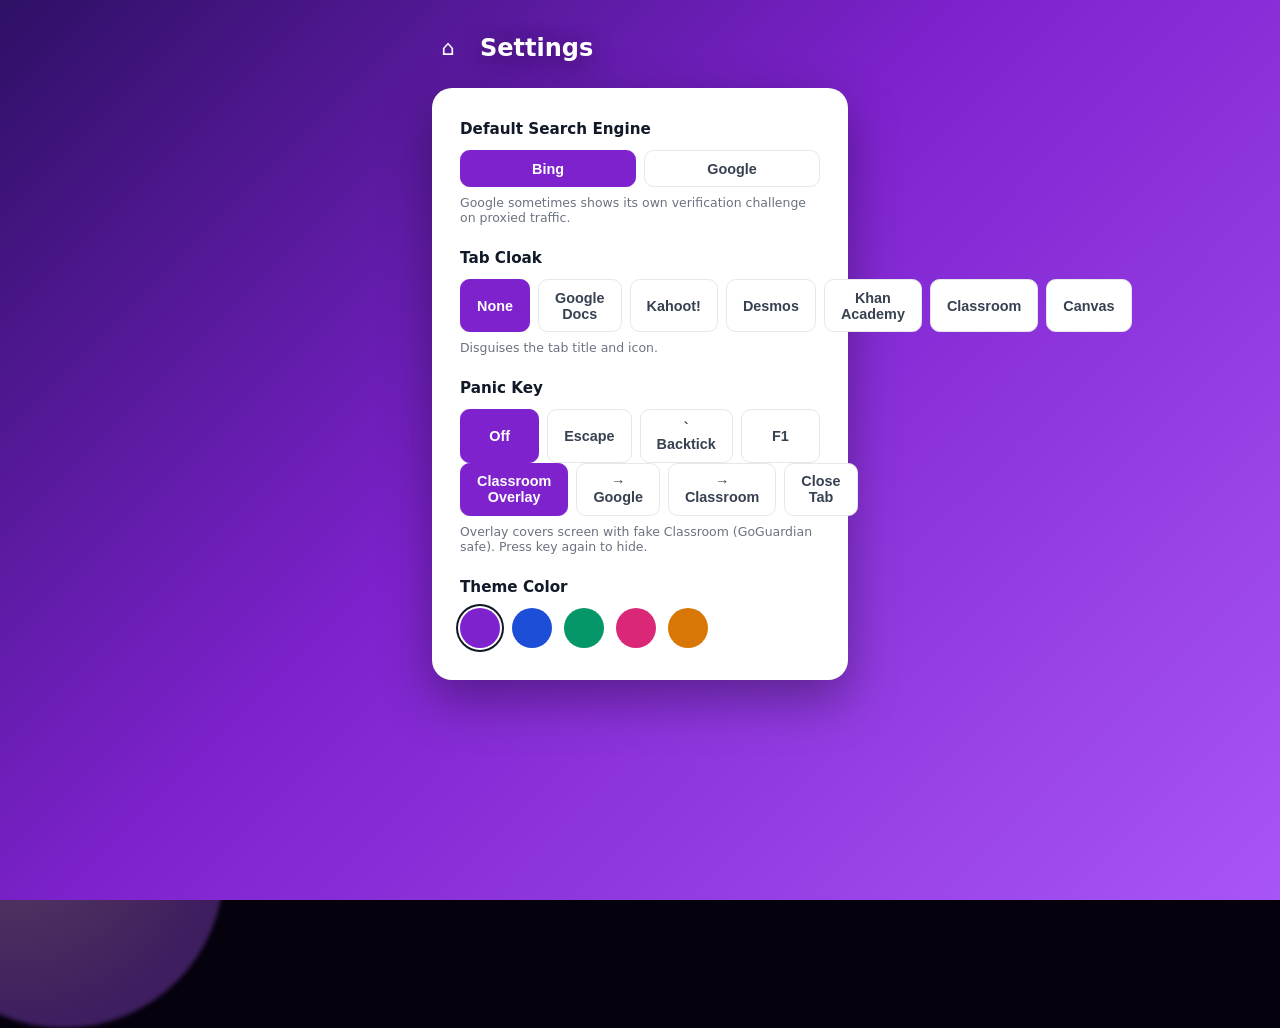
<file: public/settings.html>
<!doctype html>
<html>
  <head>
    <meta charset="utf-8" />
    <meta
      name="viewport"
      content="width=device-width, initial-scale=1.0, shrink-to-fit=no"
    />
    <title>Settings - Scramjet Site</title>
    <link rel="stylesheet" href="index.css" />
    <link rel="stylesheet" href="settings.css" />
    <script src="theme.js"></script>
    <script src="cloak.js"></script>
  </head>
  <body>
    <div class="blob blob-a"></div>
    <div class="blob blob-b"></div>

    <main class="settings-page">
      <div class="settings-header">
        <a href="/" class="bar-btn" title="Home" aria-label="Home">&#8962;</a>
        <h1>Settings</h1>
      </div>

      <div class="card settings-card">
        <div class="settings-section">
          <h2>Default Search Engine</h2>
          <div class="settings-options" id="engine-options">
            <button type="button" class="option-btn" data-engine="bing">Bing</button>
            <button type="button" class="option-btn" data-engine="google">Google</button>
          </div>
          <p class="settings-hint">
            Google sometimes shows its own verification challenge on proxied traffic.
          </p>
        </div>

        <div class="settings-section">
          <h2>Tab Cloak</h2>
          <div class="settings-options" id="cloak-options">
            <button type="button" class="option-btn" data-cloak="none">None</button>
            <button type="button" class="option-btn" data-cloak="google-docs">Google Docs</button>
            <button type="button" class="option-btn" data-cloak="kahoot">Kahoot!</button>
            <button type="button" class="option-btn" data-cloak="desmos">Desmos</button>
            <button type="button" class="option-btn" data-cloak="khan">Khan Academy</button>
            <button type="button" class="option-btn" data-cloak="classroom">Classroom</button>
            <button type="button" class="option-btn" data-cloak="canvas">Canvas</button>
          </div>
          <p class="settings-hint">Disguises the tab title and icon.</p>
        </div>

        <div class="settings-section">
          <h2>Panic Key</h2>
          <div class="settings-options" id="panic-key-options">
            <button type="button" class="option-btn" data-panickey="">Off</button>
            <button type="button" class="option-btn" data-panickey="Escape">Escape</button>
            <button type="button" class="option-btn" data-panickey="Backquote">` Backtick</button>
            <button type="button" class="option-btn" data-panickey="F1">F1</button>
          </div>
          <div class="settings-options" id="panic-action-options">
            <button type="button" class="option-btn" data-panicaction="overlay">Classroom Overlay</button>
            <button type="button" class="option-btn" data-panicaction="google">→ Google</button>
            <button type="button" class="option-btn" data-panicaction="classroom">→ Classroom</button>
            <button type="button" class="option-btn" data-panicaction="close">Close Tab</button>
          </div>
          <p class="settings-hint">Overlay covers screen with fake Classroom (GoGuardian safe). Press key again to hide.</p>
        </div>

        <div class="settings-section">
          <h2>Theme Color</h2>
          <div class="settings-swatches" id="theme-swatches">
            <button type="button" class="swatch" data-theme="purple" style="background:#7e22ce" aria-label="Purple"></button>
            <button type="button" class="swatch" data-theme="blue" style="background:#1d4ed8" aria-label="Blue"></button>
            <button type="button" class="swatch" data-theme="teal" style="background:#059669" aria-label="Teal"></button>
            <button type="button" class="swatch" data-theme="rose" style="background:#db2777" aria-label="Rose"></button>
            <button type="button" class="swatch" data-theme="amber" style="background:#d97706" aria-label="Amber"></button>
          </div>
        </div>
      </div>
    </main>

    <script src="settings.js" defer></script>
  </body>
</html>
</file>
<file: public/index.css>
:root {
  --accent-1: #2e1065;
  --accent-2: #7e22ce;
  --accent-2-hover: #6b21a8;
  --accent-3: #a855f7;
  --accent-4: #c084fc;
  --accent-5: #f0abfc;
  --accent-glow: rgba(168, 85, 247, 0.15);
}

* {
  box-sizing: border-box;
}

html,
body {
  height: 100%;
}

body {
  margin: 0;
  min-height: 100vh;
  background: #05010d;
  color: #e6e6e6;
  font-family: system-ui, -apple-system, "Segoe UI", sans-serif;
  overflow-x: hidden;
  position: relative;
}

/* --- floating particles --- */

#particles {
  position: fixed;
  inset: 0;
  overflow: hidden;
  pointer-events: none;
  z-index: 0;
}

.particle {
  position: absolute;
  border-radius: 50%;
  background: radial-gradient(circle at 35% 35%, #a7f3d0, #2dd4bf 70%);
  box-shadow: 0 0 12px 2px rgba(45, 212, 191, 0.7);
  animation: drift linear infinite;
}

@keyframes drift {
  0% {
    transform: translateY(0) translateX(0);
  }
  50% {
    transform: translateY(-30px) translateX(10px);
  }
  100% {
    transform: translateY(0) translateX(0);
  }
}

.hidden {
  display: none !important;
}

/* --- main content --- */

.landing {
  position: relative;
  z-index: 1;
  min-height: 100vh;
  overflow: hidden;
  display: flex;
  flex-direction: column;
  align-items: center;
  justify-content: center;
  gap: 1.5rem;
  padding: 2rem 1rem;
  text-align: center;
  background: linear-gradient(
    135deg,
    var(--accent-1) 0%,
    var(--accent-2) 45%,
    var(--accent-3) 100%
  );
}

.blob {
  position: absolute;
  border-radius: 50%;
  filter: blur(2px);
  opacity: 0.35;
  z-index: 0;
  pointer-events: none;
}

.blob-a {
  width: 26rem;
  height: 26rem;
  top: -6rem;
  right: -8rem;
  background: radial-gradient(circle at 35% 35%, var(--accent-4), var(--accent-2) 70%);
}

.blob-b {
  width: 20rem;
  height: 20rem;
  bottom: -8rem;
  left: -6rem;
  background: radial-gradient(circle at 35% 35%, var(--accent-5), var(--accent-3) 70%);
}

.settings-link {
  position: absolute;
  top: 1.25rem;
  right: 1.25rem;
  z-index: 2;
  width: 2.25rem;
  height: 2.25rem;
  display: flex;
  align-items: center;
  justify-content: center;
  border-radius: 50%;
  background: rgba(255, 255, 255, 0.15);
  color: #ffffff;
  font-size: 1.2rem;
  text-decoration: none;
}

.settings-link:hover {
  background: rgba(255, 255, 255, 0.28);
}

.wordmark {
  position: relative;
  z-index: 1;
  margin: 0;
  font-size: 2.75rem;
  font-weight: 900;
  color: #ffffff;
  letter-spacing: -0.02em;
  text-shadow: 0 4px 24px rgba(0, 0, 0, 0.45);
}

.card {
  position: relative;
  z-index: 1;
  width: 90vw;
  max-width: 26rem;
  background: #ffffff;
  border-radius: 1.25rem;
  padding: 2rem 1.75rem;
  box-shadow: 0 20px 50px rgba(0, 0, 0, 0.35);
  display: flex;
  flex-direction: column;
  align-items: center;
  gap: 0.5rem;
}

.datetime {
  margin-bottom: 1rem;
}

.date {
  font-size: 0.8rem;
  letter-spacing: 0.15em;
  color: #6b7280;
  margin-bottom: 0.4rem;
}

.clock {
  font-size: 2.75rem;
  font-weight: 800;
  line-height: 1;
  background: linear-gradient(90deg, var(--accent-2), var(--accent-4), var(--accent-5));
  -webkit-background-clip: text;
  background-clip: text;
  color: transparent;
}

.greeting {
  margin-top: 0.6rem;
  color: #4b5563;
  font-size: 0.95rem;
}

/* --- search bar --- */

.searchbar {
  display: flex;
  align-items: center;
  gap: 0.5rem;
  width: 100%;
  background: #f3f4f6;
  border: 1px solid #e5e7eb;
  border-radius: 0.75rem;
  padding: 0.85rem 1.1rem;
}

.searchbar:focus-within {
  border-color: var(--accent-3);
  box-shadow: 0 0 0 3px var(--accent-glow);
}

#sj-address {
  flex: 1;
  background: transparent;
  border: none;
  outline: none;
  color: #111827;
  font-size: 1rem;
}

#sj-address::placeholder {
  color: #9ca3af;
}

.search-btn {
  background: transparent;
  border: none;
  color: var(--accent-2);
  cursor: pointer;
  display: flex;
  align-items: center;
  padding: 0;
}

.search-btn:hover {
  color: var(--accent-3);
}

/* --- show apps / shortcuts --- */

.landing-actions {
  display: flex;
  gap: 0.6rem;
  margin-top: 0.75rem;
  width: 100%;
}

.show-apps {
  flex: 1;
  padding: 0.65rem 1rem;
  border-radius: 0.65rem;
  border: none;
  background: var(--accent-2);
  color: #ffffff;
  font-size: 0.9rem;
  font-weight: 600;
  cursor: pointer;
  text-decoration: none;
  text-align: center;
}

.show-apps:hover {
  background: var(--accent-2-hover);
}

.apps-panel {
  display: flex;
  flex-wrap: wrap;
  gap: 0.5rem;
  justify-content: center;
  margin-top: 0.75rem;
  width: 100%;
}

.app-shortcut {
  flex: 1 1 auto;
  padding: 0.5rem 0.9rem;
  border-radius: 0.6rem;
  border: 1px solid #e5e7eb;
  background: #ffffff;
  color: #374151;
  cursor: pointer;
  font-size: 0.85rem;
}

.app-shortcut:hover {
  border-color: var(--accent-3);
  color: var(--accent-2);
}

/* --- errors --- */

.desc {
  margin-top: 0.75rem;
  width: 100%;
}

#sj-error {
  color: #dc2626;
  font-weight: bold;
}

#sj-error-code {
  white-space: pre-wrap;
  word-break: break-word;
  color: #6b7280;
}

/* --- browser bar --- */

.browser-bar {
  position: fixed;
  top: 0;
  left: 0;
  right: 0;
  height: 3rem;
  z-index: 3;
  display: flex;
  align-items: center;
  gap: 0.4rem;
  padding: 0 0.6rem;
  background: #0a0a0a;
  border-bottom: 1px solid #134e4a;
}

.bar-btn {
  flex: 0 0 auto;
  width: 2rem;
  height: 2rem;
  display: flex;
  align-items: center;
  justify-content: center;
  border-radius: 0.4rem;
  border: 1px solid transparent;
  background: transparent;
  color: #d1d5db;
  font-size: 1.1rem;
  line-height: 1;
  cursor: pointer;
}

.bar-btn:hover {
  border-color: #134e4a;
  color: #2dd4bf;
}

.bar-address-form {
  flex: 1;
  min-width: 0;
}

.bar-address {
  width: 100%;
  background: #111827;
  border: 1px solid #1f2937;
  border-radius: 0.5rem;
  padding: 0.4rem 0.75rem;
  color: #e6e6e6;
  font-size: 0.85rem;
  outline: none;
}

.bar-address:focus {
  border-color: #2dd4bf;
}

/* --- proxied frame --- */

#sj-frame {
  position: fixed;
  top: 3rem;
  left: 0;
  right: 0;
  bottom: 0;
  width: 100%;
  height: calc(100% - 3rem);
  border: none;
  z-index: 2;
  background: #fff;
}
</file>
<file: public/settings.css>
.settings-page {
  position: relative;
  z-index: 1;
  min-height: 100vh;
  display: flex;
  flex-direction: column;
  align-items: center;
  padding: 2rem 1rem;
  background: linear-gradient(
    135deg,
    var(--accent-1) 0%,
    var(--accent-2) 45%,
    var(--accent-3) 100%
  );
}

.settings-header {
  display: flex;
  align-items: center;
  gap: 1rem;
  width: 100%;
  max-width: 26rem;
  margin-bottom: 1.5rem;
}

.settings-header .bar-btn {
  text-decoration: none;
  font-size: 1.3rem;
  color: #ffffff;
}

.settings-header .bar-btn:hover {
  color: var(--accent-5);
}

.settings-header h1 {
  margin: 0;
  font-size: 1.5rem;
  font-weight: 800;
  color: #ffffff;
  text-shadow: 0 4px 24px rgba(0, 0, 0, 0.45);
}

.settings-card {
  align-items: stretch;
  gap: 1.5rem;
}

.settings-section h2 {
  margin: 0 0 0.75rem;
  font-size: 0.95rem;
  font-weight: 700;
  color: #111827;
}

.settings-options {
  display: flex;
  gap: 0.5rem;
}

.option-btn {
  flex: 1;
  padding: 0.6rem 1rem;
  border-radius: 0.6rem;
  border: 1px solid #e5e7eb;
  background: #ffffff;
  color: #374151;
  font-size: 0.9rem;
  font-weight: 600;
  cursor: pointer;
}

.option-btn:hover {
  border-color: var(--accent-3);
}

.option-btn.selected {
  border-color: var(--accent-2);
  background: var(--accent-2);
  color: #ffffff;
}

.settings-hint {
  margin: 0.5rem 0 0;
  font-size: 0.78rem;
  color: #6b7280;
}

.settings-swatches {
  display: flex;
  gap: 0.75rem;
}

.swatch {
  width: 2.5rem;
  height: 2.5rem;
  border-radius: 50%;
  border: 3px solid transparent;
  cursor: pointer;
  padding: 0;
}

.swatch.selected {
  box-shadow: 0 0 0 2px #ffffff, 0 0 0 4px #111827;
}
</file>
